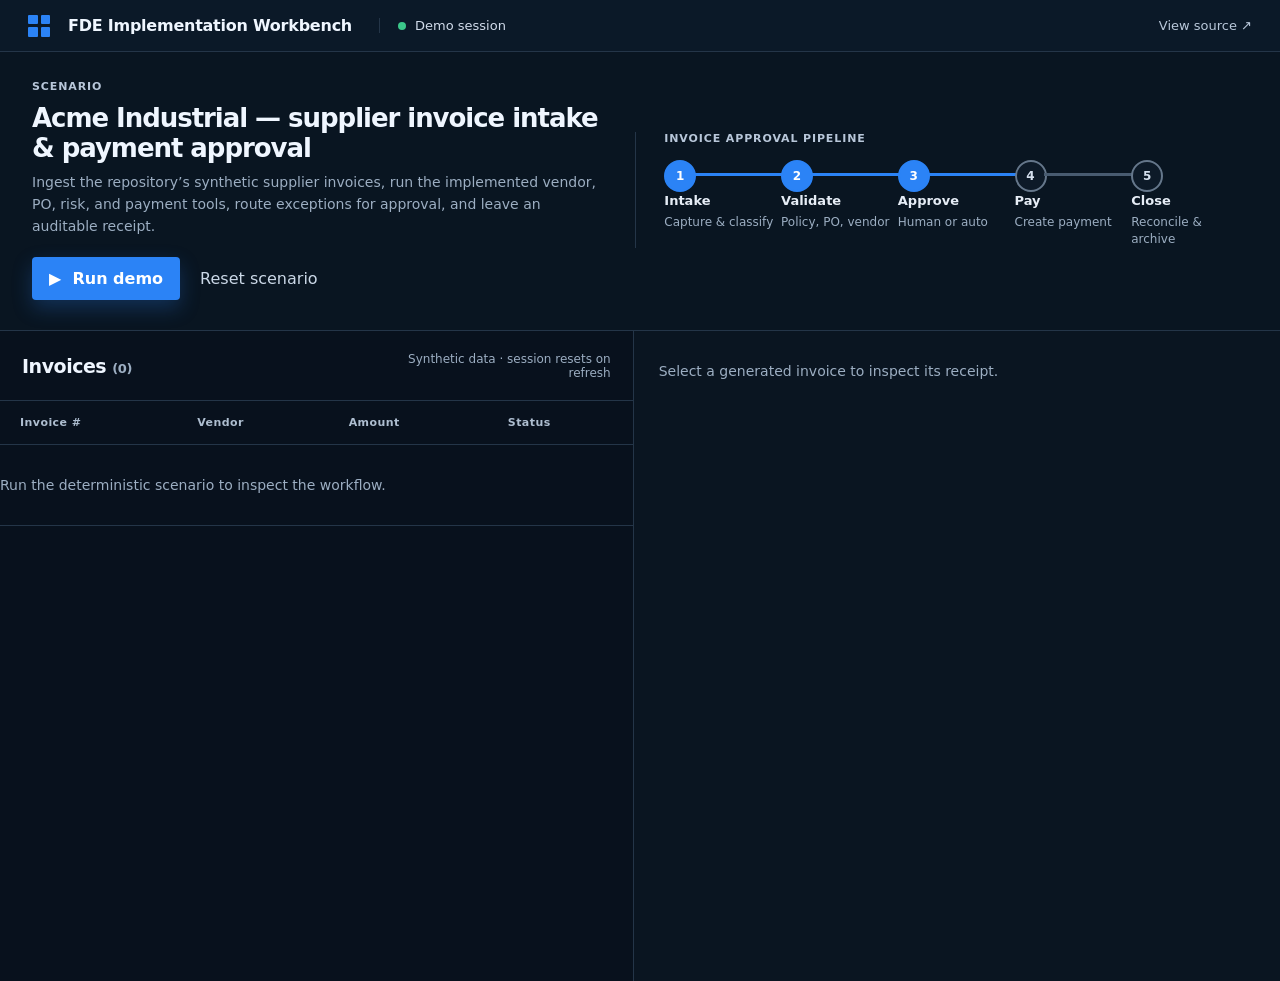
<file: index.html>
<!doctype html>
<html lang="en">
<head>
  <meta charset="utf-8">
  <meta name="viewport" content="width=device-width,initial-scale=1">
  <meta name="description" content="An offline, approval-gated implementation workflow demo.">
  <title>FDE Implementation Workbench</title>
  <style>
    :root {
      --bg: #08111d; --surface: #0d1a28; --surface-2: #101f30; --line: #243548;
      --text: #eff6ff; --muted: #9caec2; --blue: #2b83f6; --green: #3bc78a;
      --amber: #f2b734; --red: #f05f62; --shadow: 0 18px 48px rgba(0,0,0,.28);
    }
    * { box-sizing: border-box; }
    body { margin: 0; min-width: 320px; background: var(--bg); color: var(--text);
      font-family: Inter, ui-sans-serif, system-ui, -apple-system, BlinkMacSystemFont, "Segoe UI", sans-serif; }
    button, input, textarea { font: inherit; }
    button { cursor: pointer; }
    .topbar { min-height: 52px; border-bottom: 1px solid var(--line); background: #0b1928;
      display:flex; align-items:center; padding:0 28px; gap:18px; }
    .mark { width:22px;height:22px;display:grid;gap:3px;grid-template-columns:1fr 1fr; }
    .mark i { display:block;background:var(--blue);border-radius:1px; }
    .brand { font-size:16px;font-weight:700;letter-spacing:-.015em; }
    .mode { margin-left:9px;padding-left:18px;border-left:1px solid var(--line);font-size:13px;color:#d2dceb; }
    .mode::before { content:"";display:inline-block;width:8px;height:8px;border-radius:50%;background:var(--green);margin-right:9px; }
    .source-link { margin-left:auto;color:#b9c8da;font-size:13px;text-decoration:none; }
    .source-link:hover { color:#fff; }
    .hero { padding:28px 32px 30px;border-bottom:1px solid var(--line);display:grid;
      grid-template-columns:minmax(420px,1fr) minmax(500px,1.08fr);gap:36px;background:#091521; }
    .eyebrow { color:#b8c7da;font-size:11px;font-weight:800;letter-spacing:.08em; }
    h1 { font-size:26px;line-height:1.16;letter-spacing:-.04em;margin:10px 0 9px;max-width:660px; }
    .hero p { color:var(--muted);margin:0;max-width:610px;line-height:1.55;font-size:14px; }
    .actions { display:flex;align-items:center;gap:20px;margin-top:20px; }
    .primary { border:0;background:var(--blue);color:#fff;font-weight:700;padding:12px 17px;border-radius:4px;
      box-shadow:0 8px 20px rgba(43,131,246,.25); }
    .primary:hover { background:#4a96fa; }
    .primary:disabled { opacity:.6;cursor:wait; }
    .secondary { background:transparent;color:#cbd8e7;border:0;padding:8px 0; }
    .pipeline { border-left:1px solid var(--line);padding-left:28px;align-self:center; }
    .pipeline-title { color:#b8c7da;font-size:11px;font-weight:800;letter-spacing:.08em;margin-bottom:15px; }
    .stages { display:grid;grid-template-columns:repeat(5,1fr);gap:0; }
    .stage { position:relative;min-width:0;padding-top:32px;color:var(--muted);font-size:12px;line-height:1.42; }
    .stage::before { content:attr(data-n);position:absolute;top:0;left:0;width:28px;height:28px;border-radius:50%;
      border:2px solid #65778b;display:grid;place-items:center;color:#d6e1ef;font-weight:800;background:var(--surface); }
    .stage::after { content:"";position:absolute;top:13px;left:29px;width:calc(100% - 28px);height:3px;background:#485b70; }
    .stage:last-child::after { display:none; }
    .stage.active::before { border-color:var(--blue);background:var(--blue);color:white; }
    .stage.active::after { background:var(--blue); }
    .stage strong { display:block;color:#e6edf6;font-size:13px;margin-bottom:3px; }
    .workspace { display:grid;grid-template-columns:minmax(540px,1fr) minmax(520px,1.02fr);min-height:calc(100vh - 250px); }
    .list-pane { border-right:1px solid var(--line); }
    .pane-head { height:70px;display:flex;align-items:center;padding:0 22px;border-bottom:1px solid var(--line);gap:15px; }
    .pane-head h2,.detail-title { margin:0;font-size:19px;letter-spacing:-.025em; }
    .count { color:var(--muted);font-size:13px; }
    .session-note { margin-left:auto;font-size:12px;color:var(--muted);max-width:230px;text-align:right; }
    .invoice-table { width:100%;border-collapse:collapse;font-size:13px; }
    th { color:#aebed0;font-size:11px;letter-spacing:.04em;text-align:left;padding:15px 20px;border-bottom:1px solid var(--line); }
    td { border-bottom:1px solid var(--line);padding:15px 20px;color:#dce5f0; }
    tr.selectable { cursor:pointer; }
    tr.selectable:hover td { background:#0f2134; }
    tr.selected td { background:linear-gradient(90deg,rgba(43,131,246,.20),rgba(43,131,246,.05));border-color:#357cce; }
    .vendor { color:var(--muted); }
    .money { font-variant-numeric:tabular-nums;white-space:nowrap; }
    .status { display:inline-block;border-radius:4px;padding:4px 7px;font-size:11px;font-weight:750;white-space:nowrap; }
    .status.paid { color:#82e6b3;background:#143d2b;border:1px solid #246a4a; }
    .status.approval { color:#ffd76e;background:#3b3010;border:1px solid #916f12; }
    .status.rejected,.status.held { color:#ff999a;background:#421d22;border:1px solid #88343d; }
    .detail { padding:0 25px 30px; background:#0a1521; }
    .detail-header { padding:21px 0 17px;border-bottom:1px solid var(--line); }
    .detail-sub { color:var(--muted);font-size:13px;margin-top:8px; }
    .detail-sub b { color:#dee9f6;font-weight:600; }
    .tabs { display:flex;gap:24px;align-items:center;border-bottom:1px solid var(--line);min-height:48px; }
    .tabs span { color:var(--muted);font-size:13px;align-self:stretch;display:flex;align-items:center; }
    .tabs span:first-child { color:#f4f8fd;border-bottom:2px solid var(--blue); }
    .detail-grid { display:grid;grid-template-columns:1fr 1fr;gap:12px;margin-top:16px; }
    .block { border:1px solid var(--line);background:var(--surface);padding:15px;border-radius:4px; }
    .block h3 { margin:0 0 13px;font-size:14px; }
    .kv { display:grid;grid-template-columns:1fr 1fr;gap:13px 20px; }
    .kv span { display:block;color:var(--muted);font-size:11px;margin-bottom:4px; }
    .kv b { font-size:13px;font-weight:600;line-height:1.35; }
    .issue { padding:10px 0;border-top:1px solid var(--line);font-size:12px;line-height:1.45; }
    .issue:first-of-type { border-top:0;padding-top:0; }
    .issue code { color:#e6bd70;font-size:11px; }
    .issue.error code { color:#ff9698; }
    .tool { display:flex;align-items:center;justify-content:space-between;border-top:1px solid var(--line);padding:8px 0;font-size:12px; }
    .tool:first-of-type { border-top:0;padding-top:0; }
    .tool small { color:var(--muted); }
    .audit { max-height:160px;overflow:auto; }
    .event { display:grid;grid-template-columns:76px 1fr;gap:8px;padding:7px 0;border-top:1px solid var(--line);font-size:12px; }
    .event:first-child { border-top:0;padding-top:0; }
    .event b { color:#a8c7eb;font-size:11px;text-transform:uppercase; }
    .empty { color:var(--muted);font-size:14px;padding:32px 0; }
    .approval-form { display:grid;grid-template-columns:1fr 1.35fr auto;gap:9px; }
    input,textarea { width:100%;border:1px solid #31465c;border-radius:4px;background:#0b1825;color:#edf5ff;padding:10px;font-size:12px; }
    textarea { min-height:41px;resize:vertical; }
    .approve { background:var(--blue);color:white;border:0;border-radius:4px;font-weight:700;padding:0 14px; }
    .approve:hover { background:#4a96fa; }
    .hold { margin-top:10px;background:transparent;color:#f7c4c5;border:1px solid #71343a;border-radius:4px;padding:8px 12px;font-size:12px; }
    .notice { font-size:12px;color:var(--muted);line-height:1.45;margin-top:10px; }
    @media (max-width: 1080px) { .workspace,.hero { grid-template-columns:1fr; } .pipeline { border-left:0;border-top:1px solid var(--line);padding:22px 0 0; } .list-pane { border-right:0;border-bottom:1px solid var(--line); } }
    @media (max-width: 680px) { .topbar { padding:0 16px; } .topnav { display:none; } .hero { padding:23px 18px; } h1 { font-size:23px; } .workspace { min-height:0; } .pane-head { padding:0 16px; } .session-note { display:none; } th:nth-child(3),td:nth-child(3) { display:none; } th,td { padding:13px 11px; } .detail { padding:0 16px 24px; } .detail-grid { grid-template-columns:1fr; } .approval-form { grid-template-columns:1fr; } .approve { min-height:42px; } .stages { overflow:auto;grid-template-columns:repeat(5,120px); } .stage::after { width:90px; } }
  </style>
</head>
<body>
  <header class="topbar">
    <span class="mark" aria-hidden="true"><i></i><i></i><i></i><i></i></span>
    <span class="brand">FDE Implementation Workbench</span>
    <span class="mode">Demo session</span>
    <a class="source-link" href="https://github.com/zayyanlatif11-svg/fde-implementation-workbench" target="_blank" rel="noreferrer">View source ↗</a>
  </header>
  <main>
    <section class="hero">
      <div>
        <div class="eyebrow">SCENARIO</div>
        <h1>Acme Industrial — supplier invoice intake &amp; payment approval</h1>
        <p>Ingest the repository’s synthetic supplier invoices, run the implemented vendor, PO, risk, and payment tools, route exceptions for approval, and leave an auditable receipt.</p>
        <div class="actions">
          <button class="primary" id="run">▶&nbsp; Run demo</button>
          <button class="secondary" id="reset">Reset scenario</button>
        </div>
      </div>
      <div class="pipeline">
        <div class="pipeline-title">INVOICE APPROVAL PIPELINE</div>
        <div class="stages">
          <div class="stage active" data-n="1"><strong>Intake</strong>Capture &amp; classify</div>
          <div class="stage active" data-n="2"><strong>Validate</strong>Policy, PO, vendor</div>
          <div class="stage active" data-n="3"><strong>Approve</strong>Human or auto</div>
          <div class="stage" data-n="4"><strong>Pay</strong>Create payment</div>
          <div class="stage" data-n="5"><strong>Close</strong>Reconcile &amp; archive</div>
        </div>
      </div>
    </section>
    <section class="workspace">
      <div class="list-pane">
        <div class="pane-head"><h2>Invoices <span class="count" id="count">(0)</span></h2><span class="session-note">Synthetic data · session resets on refresh</span></div>
        <table class="invoice-table">
          <thead><tr><th>Invoice #</th><th>Vendor</th><th>Amount</th><th>Status</th></tr></thead>
          <tbody id="rows"><tr><td colspan="4" class="empty">Run the deterministic scenario to inspect the workflow.</td></tr></tbody>
        </table>
      </div>
      <aside class="detail" aria-live="polite">
        <div id="detail"><div class="empty">Select a generated invoice to inspect its receipt.</div></div>
      </aside>
    </section>
  </main>
  <script>
    let run = null, selected = null;
    const rows = document.querySelector('#rows'), detail = document.querySelector('#detail'), count = document.querySelector('#count');
    const money = n => new Intl.NumberFormat('en-US',{style:'currency',currency:'USD'}).format(n || 0);
    const label = d => d === 'needs_approval' ? 'Needs approval' : d === 'auto_approved' ? 'Auto approved' : d[0].toUpperCase()+d.slice(1);
    const tone = d => d === 'needs_approval' || d === 'auto_approved' ? 'approval' : d;
    function escape(s) { return String(s ?? '').replace(/[&<>"']/g, c => ({'&':'&amp;','<':'&lt;','>':'&gt;','"':'&quot;',"'":'&#39;'}[c])); }
    function select(invoiceId) { selected = run.decisions.find(d => d.invoice.invoice_id === invoiceId); render(); }
    function renderRows() {
      count.textContent = '(' + run.decisions.length + ')';
      rows.innerHTML = run.decisions.map(d => '<tr class="selectable '+(selected?.invoice.invoice_id===d.invoice.invoice_id?'selected':'')+'" data-id="'+escape(d.invoice.invoice_id)+'"><td>'+escape(d.invoice.invoice_id)+'</td><td class="vendor">'+escape(d.invoice.vendor_name)+'</td><td class="money">'+money(d.invoice.amount)+'</td><td><span class="status '+tone(d.decision)+'">'+label(d.decision)+'</span></td></tr>').join('');
      rows.querySelectorAll('tr').forEach(row => row.onclick = () => select(row.dataset.id));
    }
    function renderDetail() {
      if (!selected) { detail.innerHTML='<div class="empty">Select a generated invoice to inspect its receipt.</div>'; return; }
      const d=selected, i=d.invoice;
      const issues=d.issues.length ? d.issues.map(x => '<div class="issue '+x.severity+'"><code>'+escape(x.code)+'</code><br>'+escape(x.message)+'</div>').join('') : '<div class="issue">No validation issues.</div>';
      const tools=d.tool_calls.map(t => '<div class="tool"><span>'+escape(t.tool)+'</span><small>'+escape(t.status)+' · '+t.attempts+' attempt'+(t.attempts===1?'':'s')+'</small></div>').join('');
      const audit=run.audit.slice(-8).reverse().map(a => '<div class="event"><b>'+escape(a.stage)+'</b><span>'+escape(a.event.replaceAll('_',' '))+'</span></div>').join('');
      const canResolve=d.decision==='needs_approval';
      detail.innerHTML='<div class="detail-header"><h2 class="detail-title">Invoice '+escape(i.invoice_id)+' <span class="status '+tone(d.decision)+'">'+label(d.decision)+'</span></h2><div class="detail-sub"><b>'+escape(i.vendor_name)+'</b> &nbsp; | &nbsp; '+money(i.amount)+' &nbsp; | &nbsp; '+escape(i.currency)+' &nbsp; | &nbsp; risk '+d.risk_score+'/100</div></div><div class="tabs"><span>Overview</span><span>Validation ('+d.issues.length+')</span><span>Tool calls ('+d.tool_calls.length+')</span><span>Audit receipt</span></div><div class="detail-grid"><section class="block"><h3>Invoice details</h3><div class="kv"><div><span>Vendor ID</span><b>'+escape(i.vendor_id || 'Unresolved')+'</b></div><div><span>PO number</span><b>'+escape(i.po_number || 'Missing')+'</b></div><div><span>Invoice date</span><b>'+escape(i.invoice_date)+'</b></div><div><span>Decision owner</span><b>'+escape(d.approved_by || 'Workflow policy')+'</b></div></div></section><section class="block"><h3>Structured tool calls</h3>'+tools+'</section><section class="block"><h3>Validation issues</h3>'+issues+'</section><section class="block"><h3>Audit receipt</h3><div class="audit">'+audit+'</div></section></div><section class="block" style="margin-top:12px"><h3>Approval checkpoint</h3>'+(canResolve?'<div class="approval-form"><input id="approver" value="Zayyan (demo)" aria-label="Approver identity"><textarea id="reason" placeholder="Approval rationale (required for an audit-quality demo)" aria-label="Approval rationale"></textarea><button class="approve" id="approve">Submit decision</button></div><button class="hold" id="hold">Hold invoice</button><p class="notice">The server recreates the synthetic run, applies this exact gated decision, and returns a fresh audit receipt. This page keeps it only for the current browser session.</p>':'<p class="notice">This invoice is already '+escape(label(d.decision).toLowerCase())+'. Only items routed to the human checkpoint can be resolved.</p>')+'</section>';
      if (canResolve) {
        document.querySelector('#approve').onclick = () => submit(true);
        document.querySelector('#hold').onclick = () => submit(false);
      }
    }
    function render() { renderRows(); renderDetail(); }
    async function submit(approve) {
      const approver=document.querySelector('#approver').value.trim(), reason=document.querySelector('#reason').value.trim();
      if (!approver || !reason) { alert('Add an approver identity and a short rationale so the receipt is meaningful.'); return; }
      const button=approve?document.querySelector('#approve'):document.querySelector('#hold'); button.disabled=true;
      try { const r=await fetch('/api/approve',{method:'POST',headers:{'Content-Type':'application/json'},body:JSON.stringify({invoice_id:selected.invoice.invoice_id,approve,approver,reason})}); const body=await r.json(); if(!r.ok) throw new Error(body.error||'Approval failed'); run=body; selected=run.decisions.find(d=>d.invoice.invoice_id===selected.invoice.invoice_id); render(); } catch(e) { alert(e.message); button.disabled=false; }
    }
    document.querySelector('#run').onclick=async e=>{ const b=e.currentTarget;b.disabled=true;b.textContent='Running deterministic workflow…'; try { const r=await fetch('/api/run',{method:'POST',headers:{'Content-Type':'application/json'},body:'{}'}); const body=await r.json();if(!r.ok)throw new Error(body.error||'Run failed');run=body;selected=run.decisions.find(d=>d.decision==='needs_approval')||run.decisions[0];render(); } catch(err){detail.innerHTML='<div class="empty">Backend check failed: '+escape(err.message)+'.</div>';} finally{b.disabled=false;b.innerHTML='▶&nbsp; Run demo';} };
    document.querySelector('#reset').onclick=()=>{run=null;selected=null;count.textContent='(0)';rows.innerHTML='<tr><td colspan="4" class="empty">Run the deterministic scenario to inspect the workflow.</td></tr>';detail.innerHTML='<div class="empty">Select a generated invoice to inspect its receipt.</div>';};
  </script>
</body>
</html>
</file>
